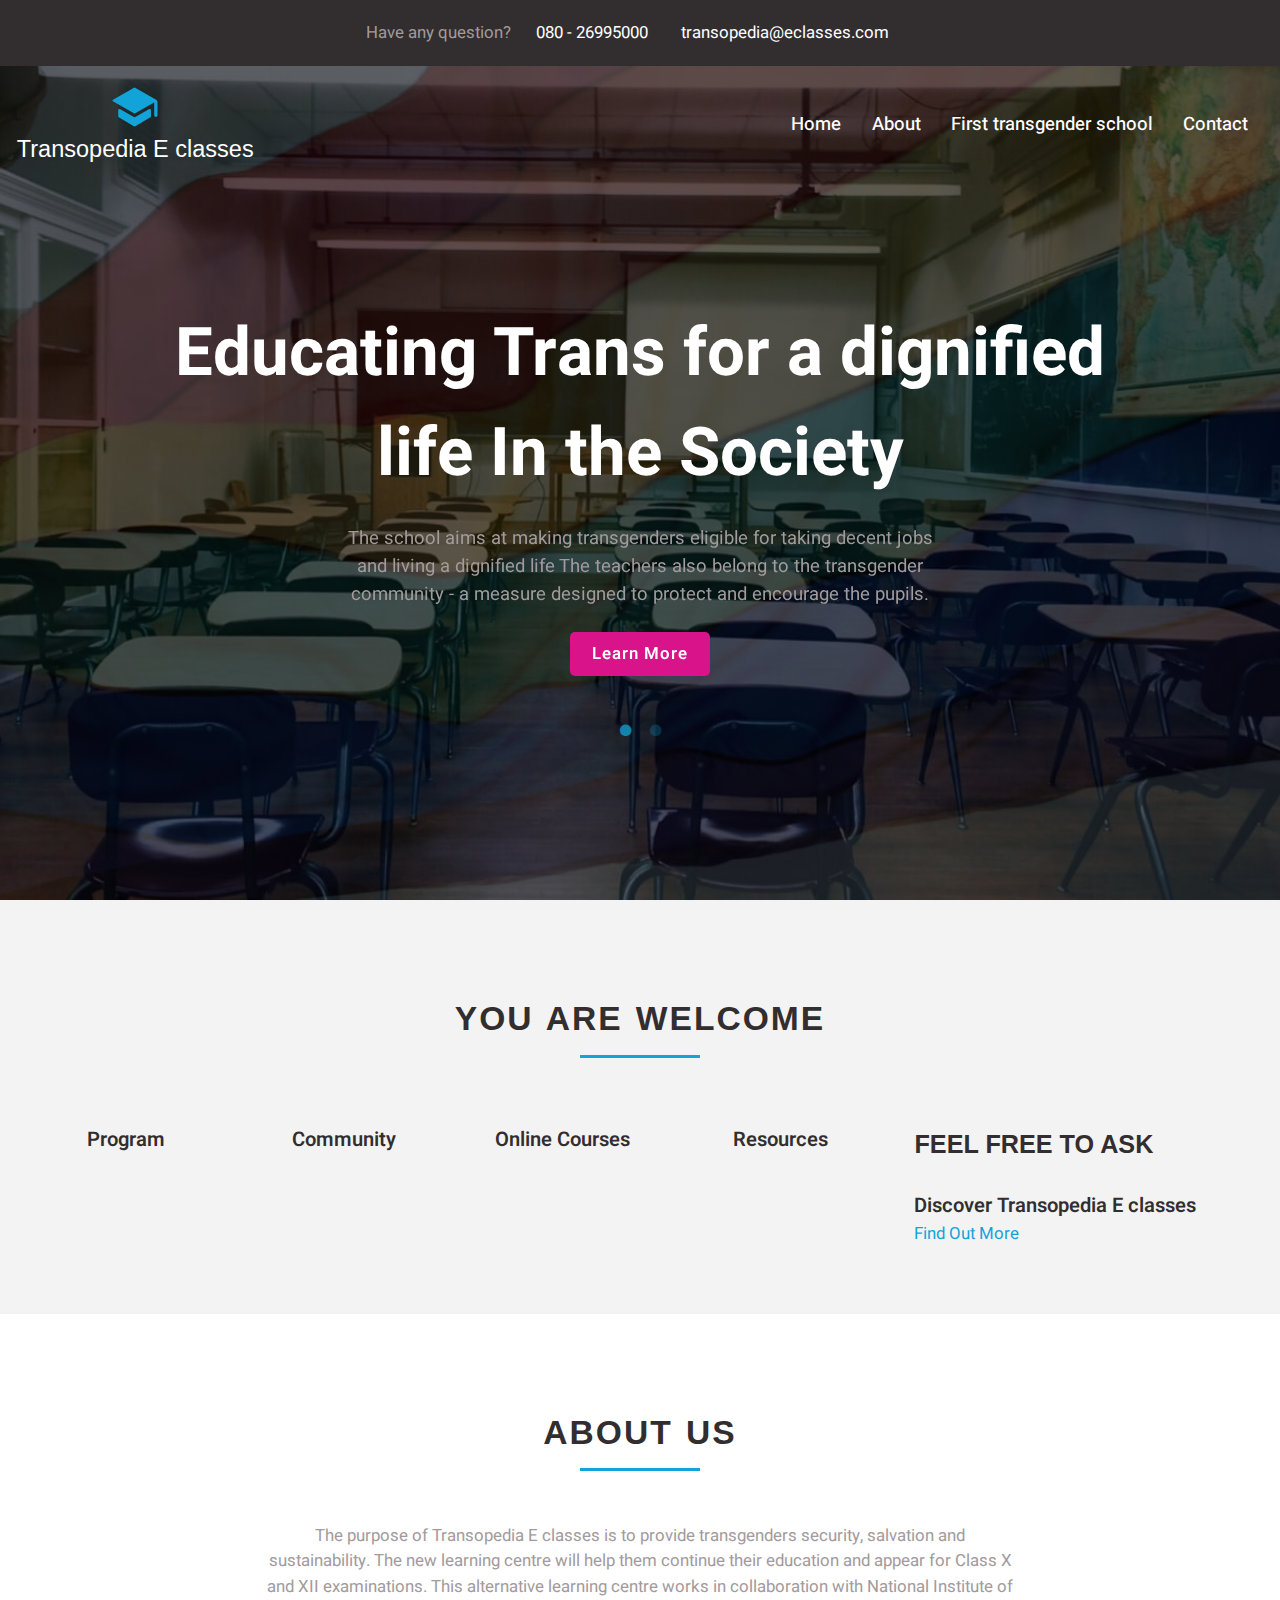
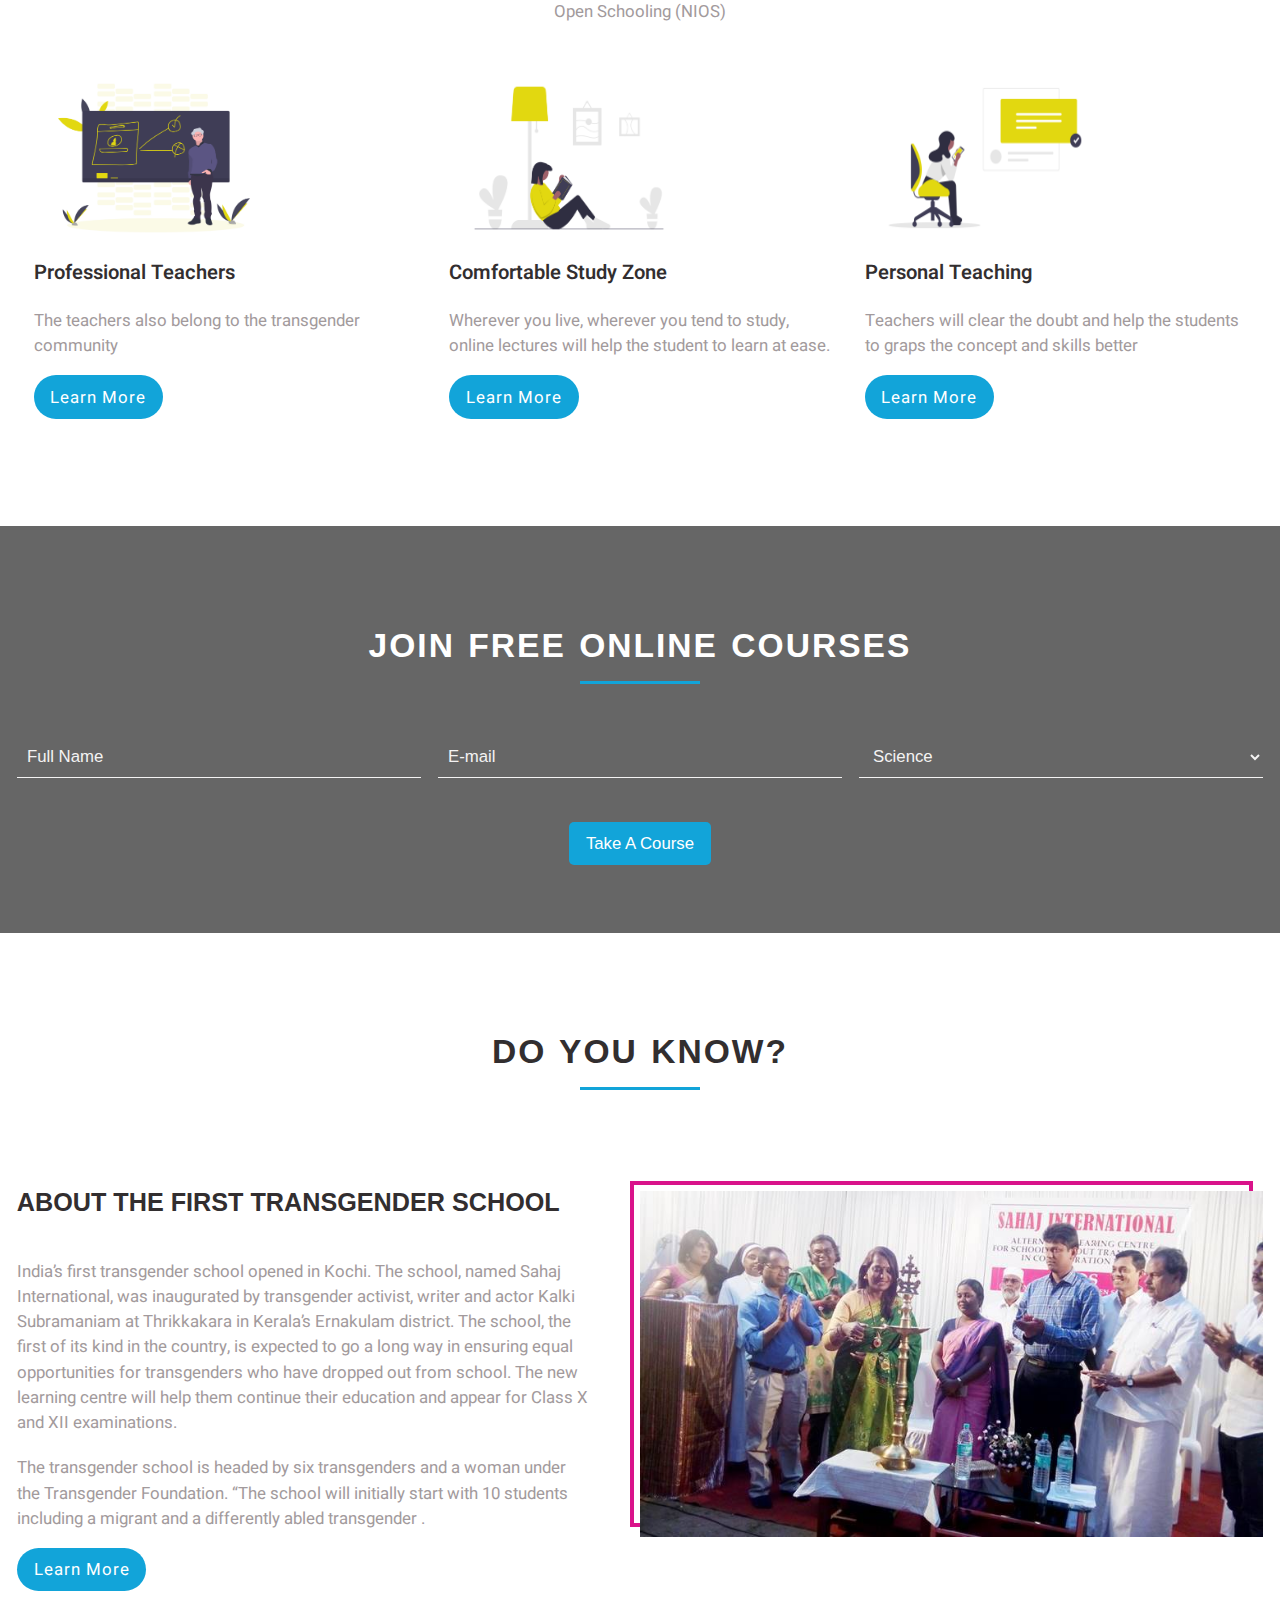
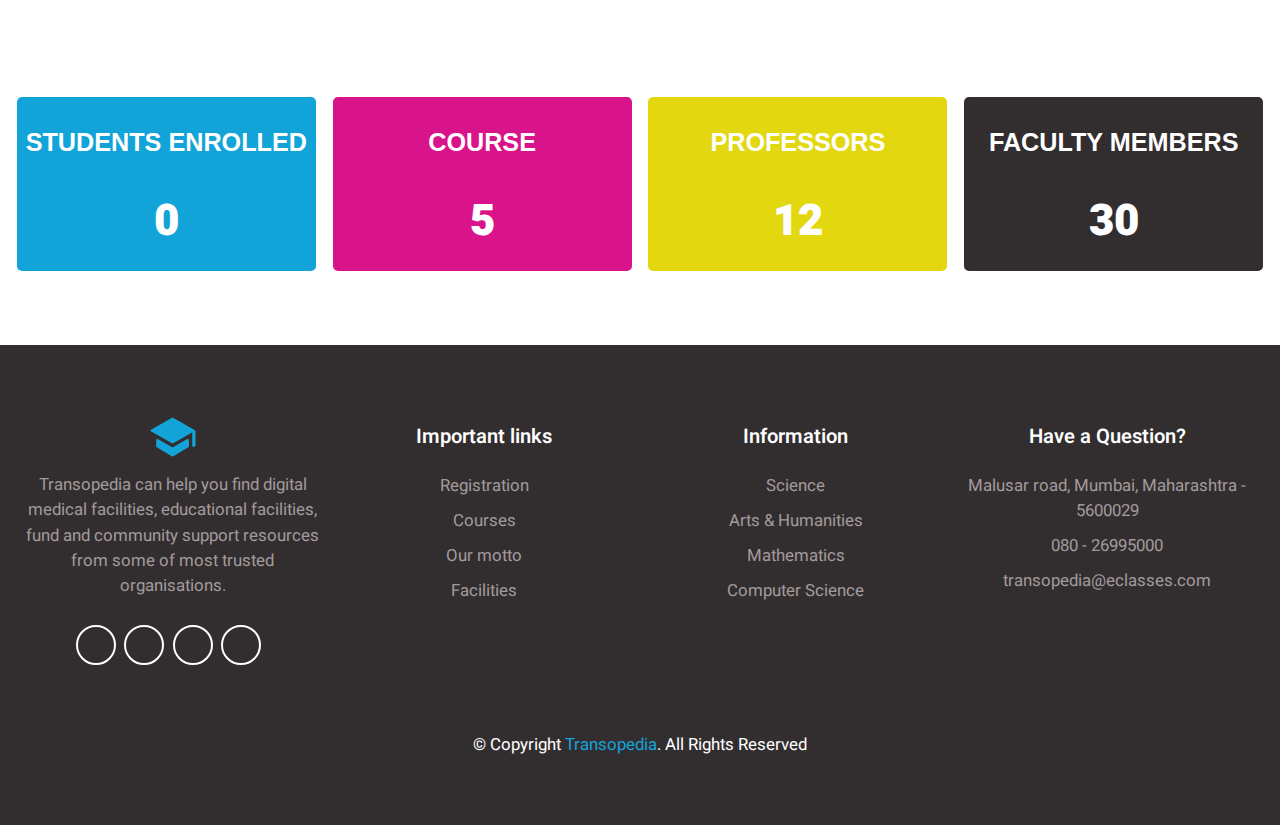
<file: education/index.html>
<!DOCTYPE html>
<html lang="en">
<head>
    <meta charset="UTF-8">
    <meta http-equiv="X-UA-Compatible" content="IE=edge">
    <meta name="viewport" content="width=device-width, initial-scale=1.0">
    <title>Transopedia E classes | Transopedia</title>
    <link rel = "icon" href = "images/logo.png" type = "image/jpeg">
    <!-- google fonts -->
    <link rel="preconnect" href="https://fonts.gstatic.com">
    <link href="https://fonts.googleapis.com/css2?family=Heebo:wght@100;200;300;400;500;600;700;800;900&family=Roboto:wght@100;300;400;500;700;900&display=swap" rel="stylesheet">
    <!-- font awesome cdn -->
    <link rel="stylesheet" href="https://cdnjs.cloudflare.com/ajax/libs/font-awesome/5.15.3/css/all.min.css" integrity="sha512-iBBXm8fW90+nuLcSKlbmrPcLa0OT92xO1BIsZ+ywDWZCvqsWgccV3gFoRBv0z+8dLJgyAHIhR35VZc2oM/gI1w==" crossorigin="anonymous" referrerpolicy="no-referrer" />
    <!-- custom css -->
    <link rel = "stylesheet" href = "css/main.css">
    <link rel = "stylesheet" href = "css/responsive.css">
    <link rel = "stylesheet" href = "css/utility.css">

    <!-- slick css -->
    <link rel = "stylesheet" href = "slick-1.8.1/slick/slick-theme.css">
    <link rel = "stylesheet" href = "slick-1.8.1/slick/slick.css">
</head>
<body>
    
    <!-- header -->
    <header>
        <div class = "header-top-info">
            <div class = "row container">
                <div>
                    <p class = "text">Have any question?</p>
                    <span><i class = "fas fa-phone"></i>080 - 26995000</span>
                    <span><i class = "fas fa-envelope"></i>transopedia@eclasses.com</span>
                </div>
                <!-- <div>
                    <button type = "button" class = "btn login-btn">Login</button>
                    <button type = "button" class = "btn register-btn">Register</button>
                </div> -->
            </div>
        </div>

        <nav class = "navbar">
            <div class = "row container">
                <a href = "index.html" class = "navbar-brand">
                    <img src = "images/logo.png" alt = "site logo">
                    <span>Transopedia E classes</span>
                </a>
                <button type="button" class = "navbar-show-btn">
                    <i class = "fas fa-bars"></i>
                </button>
            </div>

            <div class = "navbar-collapse">
                <button type = "button" class = "navbar-hide-btn">
                    <i class = "fas fa-times"></i>
                </button>
                <ul class = "navbar-nav">
                    <li><a href = "index.html">Home</a></li>
                    <li><a href = "#why">About</a></li>
                    <li><a href = "#firsttrans">First transgender school</a></li>
                    <!-- <li><a href = "#">Blog</a></li> -->
                    <!-- <li><a href = "#">Gallery</a></li> -->
                    <!-- <li><a href = "#">Events</a></li> -->
                    <!-- <li><a href = "#">Testimonials</a></li> -->
                    <li><a href = "#contact">Contact</a></li>
                </ul>
            </div>
        </nav>

        <div class = "hero-content">
            <div class = "container">
                <div class = "hero-slider">
                    <!-- item -->
                    <div clas = "hero-slider-item">
                        <h1 class = "hero-title">Educating Trans for a dignified life In the Society</h1>
                        <p class = "text">The school aims at making transgenders eligible for taking decent jobs
                             and living a dignified life The teachers also belong to the transgender community -
                              a measure designed to protect and encourage the pupils.

                        </p>
                        <a href = "#" class = "btn hero-btn">Learn More</a>
                    </div>
                    <!-- end of item -->
                    <!-- item -->
                    <div clas = "hero-slider-item">
                        <h1 class = "hero-title">Together We Make The Difference</h1>
                        <p class = "text">Transopedia can help you find digital medical facilities, educational facilities,
                             fund and community support resources from some of most trusted organisations.

                        </p>
                        <a href = "#" class = "btn hero-btn">Learn More</a>
                    </div>
                    <!-- end of item -->
                </div>
            </div>
        </div>
    </header>
    <!-- end of header -->

    <!-- welcome section -->
    <section class = "welcome">
        <div class = "container">
            <div class = "title title-md">
                <h3>you are welcome</h3>
                <div class = "line"></div>
            </div>

            <div class = "row">
                <div>
                    <div class = "item">
                        <span><i class = "fas fa-book-open"></i></span>
                        <p class = "lg-text">Program</p>
                    </div>
                    <div class = "item">
                        <span><i class = "fas fa-user-friends"></i></span>
                        <p class = "lg-text">Community</p>
                    </div>
                    <div class = "item">
                        <span><i class = "fas fa-bookmark"></i></span>
                        <p class = "lg-text">Online Courses</p>
                    </div>
                    <div class = "item">
                        <span><i class = "fas fa-book"></i></span>
                        <p class = "lg-text">Resources</p>
                    </div>
                </div>

                <div>
                    <div class = "title title-sm">
                        <h3>Feel Free To Ask</h3>
                    </div>
                    <p class = "lg-text">Discover Transopedia E classes</p>
                    <a href = "#">Find Out More <i class = "fas fa-arrow-right"></i></a>
                </div>
            </div>
        </div>
    </section>
    <!-- end of welcome section -->

    <!-- why section -->
    <section class = "why" id="why">
        <div class = "container">
            <div class = "title title-md">
                <h3>About Us </h3>
                <div class = "line"></div>
            </div>
            <p class = "text">
                The purpose of Transopedia E classes is to provide transgenders security, salvation and sustainability. 
                The new learning centre will help them continue their education and appear for Class X and XII examinations.
                This alternative learning centre works in collaboration with National Institute of Open Schooling (NIOS)
                
                </p>
            <div class = "row">
                <div class = "item">
                    <img src = "images/why-img-1.png" alt = "">
                    <h3 class = "lg-text">Professional Teachers</h3>
                    <p class = "text">The teachers also belong to the transgender community </p>
                    <a href = "#" class = "btn primary-btn">Learn More</a>
                </div>
                <div class = "item">
                    <img src = "images/why-img-2.png" alt = "">
                    <h3 class = "lg-text">Comfortable Study Zone</h3>
                    <p class = "text">Wherever you live, wherever you tend to study, online lectures will help the student 
                        to learn at ease.
                    </p>
                    <a href = "#" class = "btn primary-btn">Learn More</a>
                </div>
                <div class = "item">
                    <img src = "images/why-img-3.png" alt = "">
                    <h3 class = "lg-text">Personal Teaching</h3>
                    <p class = "text">Teachers will clear the doubt and help the students to graps the concept and skills better</p>
                    <a href = "#" class = "btn primary-btn">Learn More</a>
                </div>
            </div>
        </div>
    </section>
    <!-- end of why section -->

    <!-- online course -->
    <section class = "online-course">
        <div class = "container">
            <div class = "title title-md">
                <h3>Join Free Online Courses</h3>
                <div class = "line"></div>
            </div>
            <form class = "online-course-form">
                <div>
                    <input type = "text" class = "form-control" placeholder="Full Name">
                    <input type = "email" class = "form-control" placeholder="E-mail">
                    <select>
                        <option value = "">Science</option>
                        <option value = "">Mathematics</option>
                        <option value = "">Arts and Humanities</option>
                        <option value = "">Computer science</option>
                    </select>
                </div>
                <input type = "submit" class = "submit-btn" value = "Take A Course">
            </form>
        </div>
    </section>
    <!-- end of online course -->

    <!-- skill section -->
    <section class = "skill" id="firsttrans">
        <div class = "container">
            <div class = "title title-md">
                <h3>Do you know?</h3>
                <div class = "line"></div>
            </div>
            <div class = "row">
                <div>
                    <div class = "title title-sm">
                        <h3>About the first transgender school </h3>
                    </div>
                    <p class = "text">India’s first transgender school opened in Kochi. The school, named Sahaj International,
                         was inaugurated by transgender activist, writer and actor Kalki Subramaniam at Thrikkakara in Kerala’s Ernakulam district.
                         The school, the first of its kind in the country, is expected to go a long way in ensuring equal opportunities
                          for transgenders who have dropped out from school. The new learning centre will help them continue their 
                          education and appear for Class X and XII examinations.
                          </p>
                    <p class = "text">The transgender school is headed by six transgenders and a woman under the Transgender Foundation. 
                        “The school will initially start with 10 students including a migrant and a differently abled transgender
                        .</p>
                    <a href = "#" class = "btn primary-btn">Learn More</a>
                </div>
                <div>
                    <div class = "img-container">
                        <img src = "images/transchool.jpg" alt = "">
                    </div>
                </div>
            </div>
        </div>
    </section>
    <!-- end of skill section -->

    <!-- counter section -->
    <section class = "counter">
        <div class = "row container">
            <div class = "item">
                <div class = "title title-sm">
                    <h3>Students enrolled</h3>
                </div>
                <span class = "num">0</span>
            </div>
            <div class = "item">
                <div class = "title title-sm">
                    <h3>course</h3>
                </div>
                <span class = "num">5</span>
            </div>
            <div class = "item">
                <div class = "title title-sm">
                    <h3>professors</h3>
                </div>
                <span class = "num">12</span>
            </div>
            <div class = "item">
                <div class = "title title-sm">
                    <h3>faculty members</h3>
                </div>
                <span class = "num">30</span>
            </div>
        </div>
    </section>
    <!-- end of counter section -->

    <!-- footer -->
    <footer>
        <div class = "row container" id="contact">
            <div>
                <img src = "images/logo.png" alt = "school">
                <p class = "text">Transopedia can help you find digital medical facilities, educational facilities, 
                    fund and community support 
                    resources from some of most trusted organisations.</p>
                <ul class = "footer-social-links">
                    <li class = "flex">
                        <a href = "#"><i class = "fab fa-facebook-f"></i></a>
                    </li>
                    <li class = "flex">
                        <a href = "#"><i class = "fab fa-twitter"></i></a>
                    </li>
                    <li class = "flex">
                        <a href = "#"><i class = "fab fa-instagram"></i></a>
                    </li>
                    <li class = "flex">
                        <a href = "#"><i class = "fab fa-google"></i></a>
                    </li>
                </ul>
            </div>

            <div>
                <h3 class = "lg-text">Important links</h3>
                <div class = "footer-links">
                    <a href ="#">Registration</a>
                    <a href ="#">Courses</a>
                    <a href ="#">Our motto</a>
                    <a href ="#">Facilities</a>
                    <!-- <a href ="#"></a> -->
                </div>
            </div>

            <div>
                <h3 class = "lg-text">Information</h3>
                <div class = "footer-links">
                    <a href ="#">Science</a>
                    <a href ="#">Arts & Humanities</a>
                    <a href ="#">Mathematics</a>
                    <a href ="#">Computer Science</a>
                </div>
            </div>

            <div>
                <h3 class = "lg-text">Have a Question?</h3>
                <div class = "footer-contact-info">
                    <div>
                        <span><i class = "fas fa-map-marker-alt"></i></span>
                        <span>Malusar road, Mumbai, Maharashtra - 5600029</span>
                    </div>
                    <div>
                        <span><i class = "fas fa-phone"></i></span>
                        <span>080 - 26995000</span>
                    </div>
                    <div>
                        <span><i class = "fas fa-paper-plane"></i></span>
                        <span>transopedia@eclasses.com</span>
                    </div>
                </div>
            </div>
        </div>

        <p class = "footer-text">&copy; Copyright <span>Transopedia</span>. All Rights Reserved</p>
        <!-- <div class="copyright">
            &copy; Copyright <strong><span>Transopedia</span></strong>. All Rights Reserved
          </div> -->
    </footer>
    <!-- end of footer -->


    <!-- jquery cdn -->
    <script src="https://cdnjs.cloudflare.com/ajax/libs/jquery/3.6.0/jquery.min.js" integrity="sha512-894YE6QWD5I59HgZOGReFYm4dnWc1Qt5NtvYSaNcOP+u1T9qYdvdihz0PPSiiqn/+/3e7Jo4EaG7TubfWGUrMQ==" crossorigin="anonymous" referrerpolicy="no-referrer"></script>
    <!-- slick js -->
    <script src = "slick-1.8.1/slick/slick.js"></script>
    <!-- custom js -->
    <script src = "js/script.js"></script>
</body>
</html>
</file>
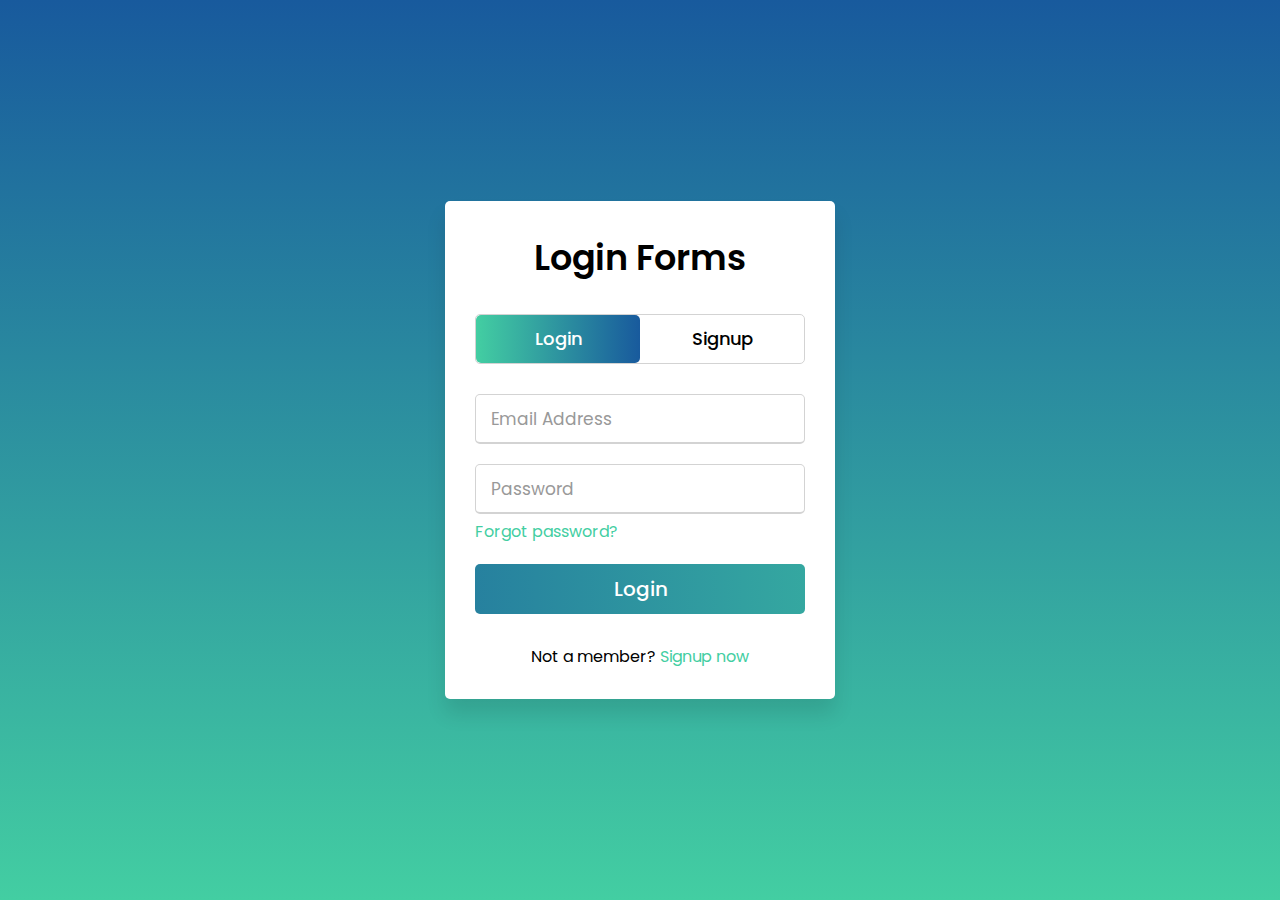
<file: login.html>
<!DOCTYPE html>
<!-- Created By CodingNepal -->
<html lang="en" dir="ltr">
   <head>
      <meta charset="utf-8">
      <title>Login and Signup page | Transopedia</title>
      <link rel="stylesheet" href="loginassets/style.css">
      <meta name="viewport" content="width=device-width, initial-scale=1.0">
   </head>
   <body>
      <div class="wrapper">
         <div class="title-text">
            <div class="title login">
               Login Forms
            </div>
            <div class="title signup">
               Signup Form
            </div>
         </div>
         <div class="form-container">
            <div class="slide-controls">
               <input type="radio" name="slide" id="login" checked>
               <input type="radio" name="slide" id="signup">
               <label for="login" class="slide login">Login</label>
               <label for="signup" class="slide signup">Signup</label>
               <div class="slider-tab"></div>
            </div>
            <div class="form-inner">
               <form method="post" action="https://script.google.com/macros/s/AKfycbzr_bC9wn-G-_mBYV3ZJJvqIl2eDEhaNeg3EYOEQbxT9WrlPjzYhmjl7qYqOFdpCQDNPA/exec" class="login" name="google-sheet">
                  <div class="field">
                     <input type="text" name="Email" placeholder="Email Address" required>
                  </div>
                  <div class="field">
                     <input type="password" name="Password" placeholder="Password" required>
                  </div>
                  <div class="pass-link">
                     <a href="#signup">Forgot password?</a>
                  </div>
                  <div class="field btn">
                     <div class="btn-layer"></div>
                     <input type="submit" name="submit" value="Login">
                  </div>
                  <div class="signup-link">
                     Not a member? <a href="">Signup now</a>
                  </div>
               </form>
               <form method="post" action="https://script.google.com/macros/s/AKfycbzr_bC9wn-G-_mBYV3ZJJvqIl2eDEhaNeg3EYOEQbxT9WrlPjzYhmjl7qYqOFdpCQDNPA/exec" class="signup" id="signup" name="google-sheet">
                  <div class="field">
                     <input type="text" name="Email" placeholder="Email Address" required>
                  </div>
                  <div class="field">
                     <input type="password" name="Password" placeholder="Password" required>
                  </div>
                  <div class="field">
                     <input type="password" name="ConfirmPassword" placeholder="Confirm password" required>
                  </div>
                  <div class="field btn">
                     <div class="btn-layer"></div>
                     <input type="submit" value="Signup">
                  </div>
               </form>
            </div>
         </div>
      </div>
      <script>
         const loginText = document.querySelector(".title-text .login");
         const loginForm = document.querySelector("form.login");
         const loginBtn = document.querySelector("label.login");
         const signupBtn = document.querySelector("label.signup");
         const signupLink = document.querySelector("form .signup-link a");
         signupBtn.onclick = (()=>{
           loginForm.style.marginLeft = "-50%";
           loginText.style.marginLeft = "-50%";
         });
         loginBtn.onclick = (()=>{
           loginForm.style.marginLeft = "0%";
           loginText.style.marginLeft = "0%";
         });
         signupLink.onclick = (()=>{
           signupBtn.click();
           return false;
         });
         // google sheet
         const scriptURL = 'https://script.google.com/macros/s/AKfycbzr_bC9wn-G-_mBYV3ZJJvqIl2eDEhaNeg3EYOEQbxT9WrlPjzYhmjl7qYqOFdpCQDNPA/exec'
            const form = document.forms['google-sheet']
          
            form.addEventListener('submit', e => {
              e.preventDefault()
              fetch(scriptURL, { method: 'POST', body: new FormData(form)})
                .then(response => alert("Thanks for Contacting us..! We Will Contact You Soon..."))
                .catch(error => console.error('Error!', error.message))
            })

      </script>
   </body>
</html>
<!-- https://mojocommerce-digital-files-production.s3.amazonaws.com/migrate_files/68d194/digital_files/wwoAvILEQFyabgk1L2GI_sheet%20code.txt?X-Amz-Algorithm=AWS4-HMAC-SHA256&X-Amz-Credential=AKIA47TQ2B56F36XREC6%2F20220409%2Fap-south-1%2Fs3%2Faws4_request&X-Amz-Date=20220409T094139Z&X-Amz-Expires=600&X-Amz-SignedHeaders=host&X-Amz-Signature=7cb137cc43a982c746b398dbfc739ceae51afad7e127ca4a8e5607c8a3c3a305 -->
</file>
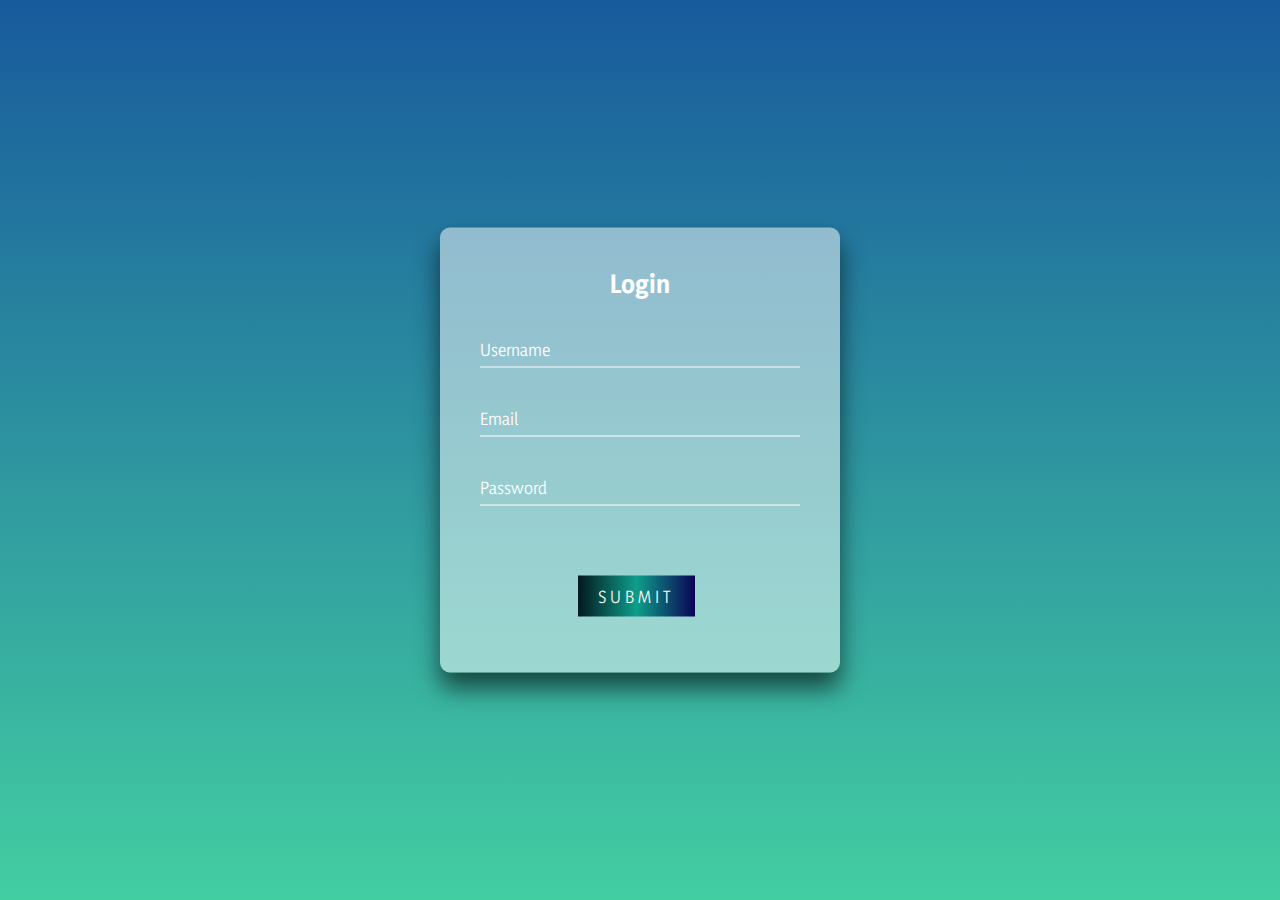
<file: loginpage.html>
<DOCTYPE! html>
<head>
<title>Login Page</title>
<link rel="stylesheet" href="https://cdnjs.cloudflare.com/ajax/libs/font-awesome/4.7.0/css/font-awesome.min.css">

</head>
<style>
@import url('https://fonts.googleapis.com/css2?family=Cairo:wght@300&family=Yaldevi:wght@300&display=swap');
html {
  height: 100%;
 
}
body {
  margin:0;
  padding:0;
  /*background:linear-gradient(0deg, #FC466B 0%, #3F5EFB 100%);*/
  /* background: linear-gradient(0deg, #43cea2 0%, #185a9d 100%); */
  background: linear-gradient(0deg, #43cea2 0%, #185a9d 100%);

}

.login-box {
  position: relative;
  top: 50%;
  left: 50%;
  width: 400px;
  padding: 40px;
  font-family: 'Cairo', sans-serif;
font-family: 'Yaldevi', sans-serif;
  transform: translate(-50%, -50%);
  /* background: linear-gradient(to right,#03191f,#0e9e8b,#0b0355); */
  background: rgba(255,255,255,0.5);
  box-shadow: 0px 15px 35px rgba (0,0,0,0.05); 
    backdrop-filter: blue(10px);
  box-sizing: border-box;
  box-shadow: 0 15px 25px rgba(0,0,0,.6);
  border-radius: 10px;
}

.login-box h2 {
  margin: 0 0 30px;
  padding: 0;
  color: #fff;
  text-align: center;
}

.login-box .user-box {
  position: relative;
}

.login-box .user-box input {
  width: 100%;
  padding: 10px 0;
  font-size: 16px;
  color: #fff;
  margin-bottom: 30px;
  border: none;
  border-bottom: 1px solid #fff;
  outline: none;
  background: transparent;
}
.login-box .user-box label {
  position: absolute;
  top:0;
  left: 0;
  padding: 10px 0;
  font-size: 16px;
  color: #fff;
  pointer-events: none;
  transition: .5s;
}

.login-box .user-box input:focus ~ label,
.login-box .user-box input:valid ~ label {
  top: -20px;
  left: 0;
  color: #05fdfd;
  font-size: 12px;
}

.login-box form a {
  position: relative;
  display: inline-block;
  padding: 10px 20px;
  /* color: #03e9f4; */
  background: linear-gradient(to right,#03191f,#0e9e8b,#0b0355);
  color: whitesmoke;
  font-size: 16px;
  text-decoration: none;
  text-transform: uppercase;
  overflow: hidden;
  transition: .5s;
  margin-top: 40px;
  /* button place */
  margin-left: 98px;
  letter-spacing: 4px
  
  }

.login-box a:hover {
  background: #0ce4e4;
  color: rgb(10, 0, 0);
  border-radius: 5px;
  box-shadow: 0 0 5px #1a0341,
              0 0 25px #0dc5c5,
              0 0 50px #0703f4,
              0 0 100px #140330;
}

.login-box a span {
  position: absolute;
  display: block;
}

.login-box a span:nth-child(1) {
  top: 0;
  left: -100%;
  width: 100%;
  height: 2px;
  background: linear-gradient(90deg, transparent, #03e9f4);
  animation: btn-anim1 1s linear infinite;
}

@keyframes btn-anim1 {
  0% {
    left: -100%;
  }
  50%,100% {
    left: 100%;
  }
}

.login-box a span:nth-child(2) {
  top: -100%;
  right: 0;
  width: 2px;
  height: 100%;
  background: linear-gradient(180deg, transparent, #03e9f4);
  animation: btn-anim2 1s linear infinite;
  animation-delay: .25s
}

@keyframes btn-anim2 {
  0% {
    top: -100%;
  }
  50%,100% {
    top: 100%;
  }
}

.login-box a span:nth-child(3) {
  bottom: 0;
  right: -100%;
  width: 100%;
  height: 2px;
  background: linear-gradient(270deg, transparent, #03e9f4);
  animation: btn-anim3 1s linear infinite;
  animation-delay: .5s
}

@keyframes btn-anim3 {
  0% {
    right: -100%;
  }
  50%,100% {
    right: 100%;
  }
}

.login-box a span:nth-child(4) {
  bottom: -100%;
  left: 0;
  width: 2px;
  height: 100%;
  background: linear-gradient(360deg, transparent, #03e9f4);
  animation: btn-anim4 1s linear infinite;
  animation-delay: .75s
}

@keyframes btn-anim4 {
  0% {
    bottom: -100%;
  }
  50%,100% {
    bottom: 100%;
  }
}
</style>

<body>

	<div class="login-box">
		<h2 >Login</h2>
		<form>
		  <div class="user-box">
			<input type="text" name="" required="">
			<label>Username</label>
		  </div>
		  <div class="user-box">
			<input type="email" name="" required="">
			<label>Email</label>
		  </div>
		  <div class="user-box">
			<input type="password" name="" required="">
			<label>Password</label>
		  </div>
		  <a href="#" onclick="alert('Succesfully login')">
			<span></span>
			<span></span>
			<span></span>
			<span></span>
			Submit
		  </a>
		</form>
	  </div>

</body>
</html>
</file>
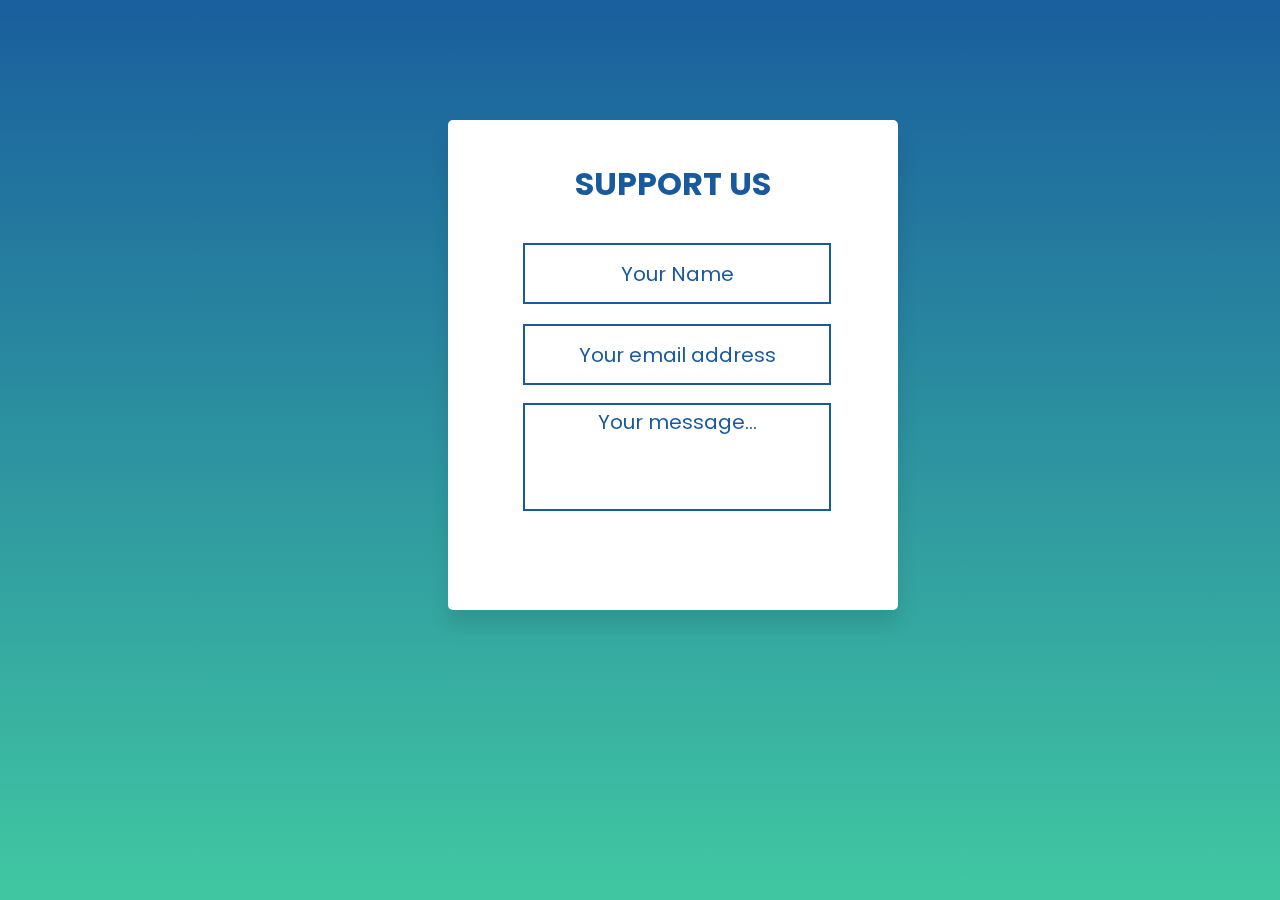
<file: storeanddonate/donation.html>
<!DOCTYPE html>
<html lang="en">
    <head>
        <meta charset="UTF-8">
        <meta name="viewport" content="width=device-width,initial-scale=1.0">
        <meta http-equiv="X-UA-compatible" content="ie-edge">
        <title>Donation | Transopedia</title>
        <link rel="stylesheet" href="real.css">
    </head>
    <body>
 <!-- Favicons -->
 <link rel="shortcut icon" href="translogo.jpeg" type="image/png">

<div class="container">
    <h1 class="h1">SUPPORT US </h1>                                                                            
    <input type="text"  class="name" placeholder="Your Name">
    <input type="text"  class="name" placeholder="Your email address">
    <textarea placeholder="Your message..."></textarea>
    <br>
    <form><script src="https://checkout.razorpay.com/v1/payment-button.js" data-payment_button_id="pl_IFbPCoJtuCoQ4P" async> </script> </form>
    <br><br><br><br>
</div>

<div class="outer"></div>
<script src="https://code.jquery.com/jquery-3.6.0.min.js"></script>
<script>
    if('ontouuchstart' in window == false){
        $('body').mousemove(function(e){
            var moveX = (e.pageX *-1/25);
            var moveY = (e.pageY *-1/25);
            $('.outer').css('background-position',moveX + 'px' + 'moveY' + 'px');
        });
    }
</script>


    </body>
</html>
</file>
<file: education/css/main.css>
:root{
    --yellow: #e3d810;
    --magenta: #d9138a;
    --cyan: #12a4d9;
    --black: #322e2f;
    --lightBlack: #a29a9c;
    --exLight: #f4f3f3;
    --transition: all 0.4s ease-in-out;
    --Heebo: 'Heebo', sans-serif;
    --Roboto: 'Robot', sans-serif;
}

*{
    padding: 0;
    margin: 0;
    box-sizing: border-box;
}
html{
    font-family: var(--Heebo);
    line-height: 1.5;
    font-size: 1.05rem;
    text-rendering: optimizeLegibility;
    color: var(--black);
}
/* header */
header{
    background: linear-gradient(rgba(0, 0, 0, 0.6), rgba(0, 0, 0, 0.6)), url(../images/header2.jpeg) center/cover no-repeat fixed;
    /* background: linear-gradient(rgba(0, 0, 0, 0.6), rgba(0, 0, 0, 0.6)), url(laxmi.jpeg) center/cover no-repeat fixed; */
    color: #fff;
    min-height: 100vh;
    display: flex;
    flex-direction: column;
    justify-content: stretch;
}
.header-top-info{
    background: var(--black);
    /* background: linear-gradient(0deg, #43cea2 0%, #185a9d 100%); */
    color: #fff;
    display: flex;
    flex-direction: column;
    text-align: center;
    padding: 0.6rem 0;
}
.header-top-info .row{
    margin: 0 auto;
}
.header-top-info .row div:first-child span{
    display: block;
    font-size: 1rem;
    margin-bottom: 0.5rem;
}
.header-top-info .row div:first-child span .fas{
    margin-right: 0.5rem;
    font-size: 0.9rem;
}
.header-top-info .btn{
    margin-right: 0.5rem;
}
.login-btn{
    background: var(--cyan);
    border-radius: 3rem;
    width: 120px;
    border: 2px solid var(--cyan)!important;
    color: #fff;
    transition: var(--transition);
}
.register-btn{
    background: transparent;
    border: 2px solid var(--cyan)!important;
    border-radius: 3rem;
    width: 120px;
    color: var(--cyan);
    transition: var(--transition);
}
.login-btn:hover{
    background: transparent;
    color: var(--cyan);
}
.register-btn:hover{
    background: var(--cyan);
    color: #fff;
}
.navbar .row{
    display: flex;
    align-items: center;
    justify-content: space-between;
    padding-top: 1rem;
    padding-bottom: 1rem;
}
.navbar-brand img{
    width: 50px;
    margin: 0 auto;
}
.navbar-brand span{
    font-family: var(--Roboto);
    font-size: 1.4rem;
    color: #fff;
}
.navbar-show-btn{
    background: transparent;
    border: none;
    font-size: 1.6rem;
    color: #fff;
}

/* *** */
.navbar-collapse{
    background-color: var(--cyan);
    position: fixed;
    top: 0;
    right: 0;
    width: 280px;
    height: 100%;
    transition: var(--transition);
    border-left: 0.5px solid #fff;
    z-index: 999;
    transform: translateX(100%);
}
.showNavbar{
    transform: translateX(0);
}
.navbar-hide-btn{
    font-size: 1.6rem;
    display: block;
    margin: 1rem 1rem 1rem auto;
    border: none;
    background: transparent;
    color: #fff;
}
.navbar-nav{
    padding: 1rem;
}
.navbar-nav li{
    padding: 0.4rem 0;
    margin: 0.25rem 0;
    border-bottom: 0.5px solid rgba(255, 255, 255, 0.5);
}
.navbar-nav li a{
    color: #fff!important;
    font-weight: 500;
    font-size: 1.1rem;
    transition: var(--transition);
}
.navbar-nav li a:hover{
    padding-left: 1rem;
    color: var(--black)!important;
}
/* *** */
.hero-content{
    flex: 1;
    text-align: center;
}
.hero-slider{
    padding: 2rem 0;
}
.herot-title{
    font-family: var(--Roboto);
    font-weight: 600;
    line-height: 1.3;
    margin: 0;
}
.hero-content .text{
    padding-bottom: 1rem;
}
.hero-btn{
    background: var(--magenta);
    color: #fff;
    transition: var(--transition);
    width: 140px;
    border-radius: 5px;
}
.hero-btn:hover{
    background: #ba1076;
}
/* welcome */
.welcome{
    background: var(--exLight);
}
.welcome .row > div:first-child{
    padding: 1.5rem 0;
    display: grid;
    grid-template-columns: repeat(2, 1fr);
}
.welcome .item{
    text-align: center;
}
.welcome .item span{
    font-size: 2.6rem;
}
.welcome .item:nth-child(1) span{
    color: var(--cyan);
}
.welcome .item:nth-child(2) span{
    color: var(--magenta);
}
.welcome .item:nth-child(3) span{
    color: var(--yellow);
}
.welcome .item:nth-child(4) span{
    color: var(--black);
}
.welcome .row > div:last-child{
    display: none;
    background: var(--exLight);
    padding-left: 1.5rem;
}
.welcome .row > div:last-child a{
    color: var(--cyan);
}

/* why section */
.why .container > p{
    text-align: center;
}
.why .item{
    padding: 1rem;
    margin: 1rem 0;
    text-align: center;
}
.why .item img{
    width: 240px;
    height: 180px;
    margin-left: auto;
    margin-right: auto;
}

/* online course */
.online-course{
    /* background: linear-gradient(rgba(0, 0, 0, 0.6), rgba(0, 0, 0, 0.6)), url(../images/online-course-bg.jpg) top no-repeat fixed; */
    background: linear-gradient(rgba(0, 0, 0, 0.6), rgba(0, 0, 0, 0.6)), url(../images/onlinecourse.jpg) top no-repeat fixed;
    color: #fff;
}
.online-course-form div *{
    display: block;
}
.online-course-form select option{
    color: var(--black);
}

/* skill section */
.skill .row > div{
    margin: 1.5rem 0;
}
.skill .img-container{
    position: relative;
    display: none;
}
.skill .img-container::after{
    content: "";
    position: absolute;
    top: -10px;
    left: -10px;
    right: 10px;
    bottom: 10px;
    z-index: -1;
    border: 4px solid var(--magenta);
    transition: var(--transition);
}
.skill .img-container:hover::after{
    top: 0;
    left: 0;
    right: 0;
    bottom: 0;
}

/* counter section */
.counter{
    padding-top: 0;
}
.counter .item, .counter .item .title-sm h3{
    text-align: center!important;
}
.counter .item{
    margin: 0.4rem 0;
    color: #fff;
    border-radius: 0.3rem;
    padding-bottom: 1rem;
}
.counter .item:nth-child(1){
    background: var(--cyan);
}
.counter .item:nth-child(2){
    background: var(--magenta);
}
.counter .item:nth-child(3){
    background: var(--yellow);
}
.counter .item:nth-child(4){
    background: var(--black);
}
.counter .num{
    font-size: 2.6rem;
    font-weight: 900;
}
/* end of counter section */

/* footer  */
footer{
    background: var(--black);
    /* background: linear-gradient(0deg, #43cea2 0%, #185a9d 100%); */
    color: #fff;
    padding: 4rem 0;
}
footer .row > div{
    text-align: center;
    /* added */
    /* color: #fff; */
}
footer .row > div:nth-child(1) img{
    width: 50px;
    margin: 0 auto;
}
footer .row > div:nth-child(1) p{
    width: 60%;
    margin: 0 auto;
}
.footer-social-links{
    display: flex;
    justify-content: center;
    margin: 1rem 0;
}
.footer-social-links li{
    border: 2px solid #fff;
    width: 40px;
    height: 40px;
    margin-right: 0.5rem;
    border-radius: 50%;
}
.footer-social-links li:hover{
    border-color: var(--cyan);
}
.footer-social-links a{
    color: #fff;
    transition: var(--transition);
}
.footer-social-links li:hover a{
    color: var(--cyan);
}
.footer-links a{
    color: var(--lightBlack);
    /* color: #fff; */
    display: block;
    margin: 0.6rem 0;
    transition: var(--transition);
}
.footer-links a:hover{
    color: var(--exLight);
}
.footer-contact-info span{
    color: var(--lightBlack);
    /* color: #fff; */
}
.footer-contact-info div{
    margin: 0.6rem 0;
}
.footer-text{
    text-align: center;
    margin-top: 3rem;
    font-size: 1rem;
}
.footer-text span{
    color: var(--cyan);
}
</file>
<file: education/css/responsive.css>
@media screen and (min-width: 480px){
    .header-top-info .row div:first-child span{
        display: inline-block!important;
        margin-right: 1.5rem;
    }
    .register-btn{
        margin-right: 0!important;
    }
    .hero-title{
        font-size: 3rem;
    }
    .hero-content .text{
        font-size: 1.1rem;
    }
    .counter .row{
        display: grid;
        grid-template-columns: repeat(2, 1fr);
        column-gap: 1rem;
    }
}


@media screen and (min-width: 768px){
    .hero-slider{
        width: 80%;
        margin: 0 auto;
    }
    .welcome .row > div:first-child{
        grid-template-columns: repeat(4, 1fr);
    }
    .why .row{
        display: grid;
        grid-template-columns: repeat(2, 1fr);
    }
    .why .item{
        text-align: left;
    }
    .why .item img{
        margin-left: 0;
    }
    .why .container > p{
        width: 80%;
        margin-left: auto;
        margin-right: auto;
    }
    .online-course-form div{
        display: grid;
        grid-template-columns: repeat(3, 1fr);
        column-gap: 1rem;
    }
    .counter .row{
        grid-template-columns: repeat(4, 1fr);
    }
    footer .row{
        display: grid;
        grid-template-columns: repeat(2, 1fr);
    }
}

@media screen and (min-width: 992px){
    .header-top-info .row{
        display: flex;
        justify-content: space-between!important;
    }
    .header-top-info .row div:first-child{
        display: flex;
        align-items: center;
    }
    .header-top-info .row div:first-child span{
        margin-bottom: 0;
    }
    .header-top-info .row div:first-child p{
        margin-right: 1rem;
    }
    .navbar{
        display: flex;
        align-items: center;
        flex-wrap: wrap;
        width: 100%;
        max-width: 1280px;
        padding: 1rem;
        margin-left: auto;
        margin-right: auto;
    }
    .navbar .container{
        max-width: 100%;
        margin: 0;
        padding: 0;
    }
    .navbar-show-btn{
        display: none;
    }
    .navbar-hide-btn{
        display: none;
    }
    .navbar-nav{
        display: flex;
        padding-right: 0;
    }
    .navbar-collapse{
        flex: 1 0 auto;
        transform: translateX(0);
        position: static;
        width: auto;
        background: transparent;
        border-left: 0;
        display: flex;
        justify-content: flex-end;
    }
    .navbar-nav li{
        border-bottom: 0;
        margin: 0 0.9rem;
    }
    .navbar-nav li a:hover{
        padding-left: 0;
        color: var(--cyan)!important;
    }
    .hero-content{
        margin-top: 4.5rem;
    }
    .welcome .row > div:last-child{
        display: block;
    }
    .welcome .row{
        display: grid;
        grid-template-columns: 70% 30%;
    }
    .why .row{
        grid-template-columns: repeat(3, 1fr);
    }
    .why .container > p{
        width: 60%;
    }
    .skill .row{
        display: grid;
        grid-template-columns: 50% 50%;
        align-items: flex-start;
    }
    .skill .img-container{
        display: block;
    }
    .skill .row > div:first-child{
        padding-right: 3rem;
    }
    .skill .img-container img{
        margin-top: 2rem;
    }
}

@media screen and (min-width: 1200px){
    .hero-title{
        font-size: 4rem;
    }
    .hero-content .text{
        width: 60%;
        margin-left: auto;
        margin-right: auto;
    }
    footer .row{
        grid-template-columns: repeat(4, 1fr);
    }
    footer .row > div:nth-child(1) p{
        width: 100%;
    }
}
</file>
<file: education/css/utility.css>
a{
    color: var(--black);
    text-decoration: none;
}
img{
    width: 100%;
    display: block;
}
li{
    list-style-type: none;
}
h1, h2, h3, h4, h5, h6{
    padding: 0.6rem 0;
}
.container{
    max-width: 1280px;
    margin: 0 auto;
    padding: 0 1rem;
}
button {
    outline: 0;
    cursor: pointer;
}
.btn{
    display: inline-block;
    padding: 0.55rem;
    font-weight: 600;
    border: none;
    margin: 0.4rem 0;
    letter-spacing: 1px;
}
.primary-btn{
    background: var(--cyan);
    color: #fff;
    font-weight: 400;
    border-radius: 2rem;
    padding: 0.55rem 1rem;
    transition: var(--transition);
}
.primary-btn:hover{
    background: #0e80aa;
}
.text{
    color: var(--lightBlack);
    padding: 0.6rem 0;
}
.lg-text{
    font-weight: 600;
    font-size: 1.2rem;
}
section{
    padding: 4rem 0;
}
.title{
    text-transform: uppercase;
    padding-top: 1rem;
    padding-bottom: 1rem;
    font-family: var(--Roboto);
}
.title-md h3{
    letter-spacing: 2px;
    word-spacing: 2px;
    font-size: 2rem;
    text-align: center;
}
.title-sm h3{
    font-size: 1.5rem;
    text-align: left;
}
.line{
    background: var(--cyan);
    height: 3px;
    width: 120px;
    margin: 0 auto 1.5rem auto;
}


input {
    outline: 0;
    width: 100%;
}
input[type = "text"], input[type = "email"], select{
    width: 100%;
    border: none;
    color: var(--exLight);
    font-size: 1rem;
    padding: 0.6rem;
    margin: 0.6rem 0;
    background: transparent;
    outline: 0;
    border-bottom: 1.5px solid var(--exLight);
}
input::placeholder{
    color: var(--exLight);
}
.submit-btn{
    width: auto;
    padding: 0.7rem 1rem;
    background: var(--cyan);
    color: #fff;
    border: none;
    border-radius: 5px;
    display: block;
    margin: 2rem auto 0 auto;
    cursor: pointer;
    transition: var(--transition);
    font-family: var(--Roboto);
    font-size: 1rem;
}
.submit-btn:hover{
    background: #0e80aa;
}

.flex{
    display: flex;
    justify-content: center;
    align-items: center;
}

/* stopping transition during resizing */
.resize-transition-stopper *{
    transition: none!important;
}
</file>
<file: loginassets/style.css>
@import url('https://fonts.googleapis.com/css?family=Poppins:400,500,600,700&display=swap');
*{
  margin: 0;
  padding: 0;
  box-sizing: border-box;
  font-family: 'Poppins', sans-serif;
}
html,body{
  display: grid;
  height: 100%;
  width: 100%;
  place-items: center;
  /* background: -webkit-linear-gradient(left, #a445b2, #fa4299); */
  background: linear-gradient(0deg, #43cea2 0%, #185a9d 100%);

}
::selection{
  background: #fa4299;
  color: #fff;
}
.wrapper{
  overflow: hidden;
  max-width: 390px;
  background: #fff;
  padding: 30px;
  border-radius: 5px;
  box-shadow: 0px 15px 20px rgba(0,0,0,0.1);
}
.wrapper .title-text{
  display: flex;
  width: 200%;
}
.wrapper .title{
  width: 50%;
  font-size: 35px;
  font-weight: 600;
  text-align: center;
  transition: all 0.6s cubic-bezier(0.68,-0.55,0.265,1.55);
}
.wrapper .slide-controls{
  position: relative;
  display: flex;
  height: 50px;
  width: 100%;
  overflow: hidden;
  margin: 30px 0 10px 0;
  justify-content: space-between;
  border: 1px solid lightgrey;
  border-radius: 5px;
}
.slide-controls .slide{
  height: 100%;
  width: 100%;
  color: #fff;
  font-size: 18px;
  font-weight: 500;
  text-align: center;
  line-height: 48px;
  cursor: pointer;
  z-index: 1;
  transition: all 0.6s ease;
}
.slide-controls label.signup{
  color: #000;
}
.slide-controls .slider-tab{
  position: absolute;
  height: 100%;
  width: 50%;
  left: 0;
  z-index: 0;
  border-radius: 5px;
  /* background: -webkit-linear-gradient(left, #a445b2, #fa4299); */
  /* background: -webkit-linear-gradient(left, #43cea2 0%, #185a9d 100%); */
  background: -webkit-linear-gradient(left, #43cea2 , #185a9d );


  transition: all 0.6s cubic-bezier(0.68,-0.55,0.265,1.55);
}
input[type="radio"]{
  display: none;
}
#signup:checked ~ .slider-tab{
  left: 50%;
}
#signup:checked ~ label.signup{
  color: #fff;
  cursor: default;
  user-select: none;
}
#signup:checked ~ label.login{
  color: #000;
}
#login:checked ~ label.signup{
  color: #000;
}
#login:checked ~ label.login{
  cursor: default;
  user-select: none;
}
.wrapper .form-container{
  width: 100%;
  overflow: hidden;
}
.form-container .form-inner{
  display: flex;
  width: 200%;
}
.form-container .form-inner form{
  width: 50%;
  transition: all 0.6s cubic-bezier(0.68,-0.55,0.265,1.55);
}
.form-inner form .field{
  height: 50px;
  width: 100%;
  margin-top: 20px;
}
.form-inner form .field input{
  height: 100%;
  width: 100%;
  outline: none;
  padding-left: 15px;
  border-radius: 5px;
  border: 1px solid lightgrey;
  border-bottom-width: 2px;
  font-size: 17px;
  transition: all 0.3s ease;
}
.form-inner form .field input:focus{
  border-color: #fc83bb;
  /* box-shadow: inset 0 0 3px #fb6aae; */
}
.form-inner form .field input::placeholder{
  color: #999;
  transition: all 0.3s ease;
}
form .field input:focus::placeholder{
  color: #b3b3b3;
}
.form-inner form .pass-link{
  margin-top: 5px;
}
.form-inner form .signup-link{
  text-align: center;
  margin-top: 30px;
}
.form-inner form .pass-link a,
.form-inner form .signup-link a{
  /* color: #fa4299; */
color: #43cea2;
  text-decoration: none;
}
.form-inner form .pass-link a:hover,
.form-inner form .signup-link a:hover{
  text-decoration: underline;
}
form .btn{
  height: 50px;
  width: 100%;
  border-radius: 5px;
  position: relative;
  overflow: hidden;
}
form .btn .btn-layer{
  height: 100%;
  width: 300%;
  position: absolute;
  left: -100%;
  /* background: -webkit-linear-gradient(right, #a445b2, #fa4299, #a445b2, #fa4299); */
  /* background: -webkit-linear-gradient(right, #43cea2 0%, #185a9d 100%); */
  background: -webkit-linear-gradient(right, #43cea2 , #185a9d);

  border-radius: 5px;
  transition: all 0.4s ease;;
}
form .btn:hover .btn-layer{
  left: 0;
}
form .btn input[type="submit"]{
  height: 100%;
  width: 100%;
  z-index: 1;
  position: relative;
  background: none;
  border: none;
  color: #fff;
  padding-left: 0;
  border-radius: 5px;
  font-size: 20px;
  font-weight: 500;
  cursor: pointer;
}
</file>
<file: storeanddonate/real.css>
@import url('https://fonts.googleapis.com/css?family=Poppins:400,500,600,700&display=swap');
*{
    /* font-family: monospace; */
    font-family: 'Poppins', sans-serif;
}
.container{
    /* background: rgba(255,255,255,0.5); */
    /* box-shadow: 0px 15px 35px rgba (0,0,0,0.05);  */
    /* backdrop-filter: blue(10px); */
    /* border-radius: 20px; */
   /* border: 2px inset white;*/
    width: 450px;
    height: 490px;
    position:absolute;
    left: 35%;
    /* top: 100px; */
    /* top: 130px; */
    top: 120px;
    transform: perspective(1000px) rotate(0deg);
    transition: 0.2s;
    /* align-items: center; */
    /* justify-content: center; */
    background: #fff;
  /* padding: 30px; */
  border-radius: 5px;
  box-shadow: 0px 15px 20px rgba(0,0,0,0.1);

}

.container:hover{
    transition: 0.1s;
    transition: rotateY(0deg);
    border: 2px solid white;
    /* border:2px solid #185a9d; */
}

input{
    margin-left: 75px;
    margin-top: 20px;
    /* margin-top: 10px; */
    width: 300px;
    height: 55px;
    transform: scale(1);
    transition: 1s;
    resize: none;
    /* border: 2px solid white; */
    border: 2px solid #185a9d;
    text-align: center;
    /* color: white; */
    color: #185a9d;
    font-size: 20px;
    background:transparent;
}

textarea{
    margin-left: 75px;
    /* margin-top: 20px; */
    margin-top: 18px;
    width: 300px;
    height: 100px;
    transform: scale(1);
    transition: 0.3s;
    resize: none;
    /* border: 2px solid white; */
    border: 2px solid #185a9d;
    text-align: center;
    color: #000;
    /* color: #185a9d; */
    font-size: 20px;
    background-color: transparent;
}


textarea:hover, input:hover{
    transform: scale(1.1);
    transition: 00.3s;
    /* border: 2px solid white; */
    border: 2px solid #185a9d;
}

::-webkit-input-placeholder{
    text-align: center;
    /* color: white; */
    color: #185a9d;
}

h1{
    width: 200px;
    /* margin added */
    margin-bottom: 15px;
    /* ends */
    /* margin-left: 120px; */
    margin-left: 125px;
    margin-top: 40px;
    /* color: #000; */
    color: #185a9d;
    transition: 0.3s;
    display: flex;
    justify-content: center;
    text-align: center;
}
.h1{
    justify-content: center;
    text-align: center;
}
a{
    margin-left: 75px;
    margin-top: 15px;
    float:left;
    text-align: center;
    width: 300px;
    font: 3em;
    text-decoration: none;
    letter-spacing: 1px;
    /* color: white !important; */
    color: #185a9d !important;
    border-radius: 50px;
    /* border: 3px solid white; */
    border:3px solid #185a9d;
    transition: 0.35s ease all;
    box-shadow: rgba(0,0,0,0.2) 0px 60px 40px -7px;
}

a:hover{
    color: #000 !important;
    /* color: #185a9d !important; */
    /* background-color: white; */

    background-color: #185a9d;
    /* border-radius: 2px solid white !important; */
    border-radius: 2px solid #185a9d !important;
    transform: scale(1.1);
    transition: 0.3s ease-in-out;
}

.outer{
    position: fixed;
   /* background:linear-gradient(
    0deg, #1488CC, #2B32B2 100%);*/
    background: linear-gradient(0deg, #43cea2 0%, #185a9d 100%);

    background-position: center center;
    background-size: cover;
    transform: scale(1.1);
    display: table;
    height: 100%;
    width: 100%;
    z-index: -1;
}
</file>
